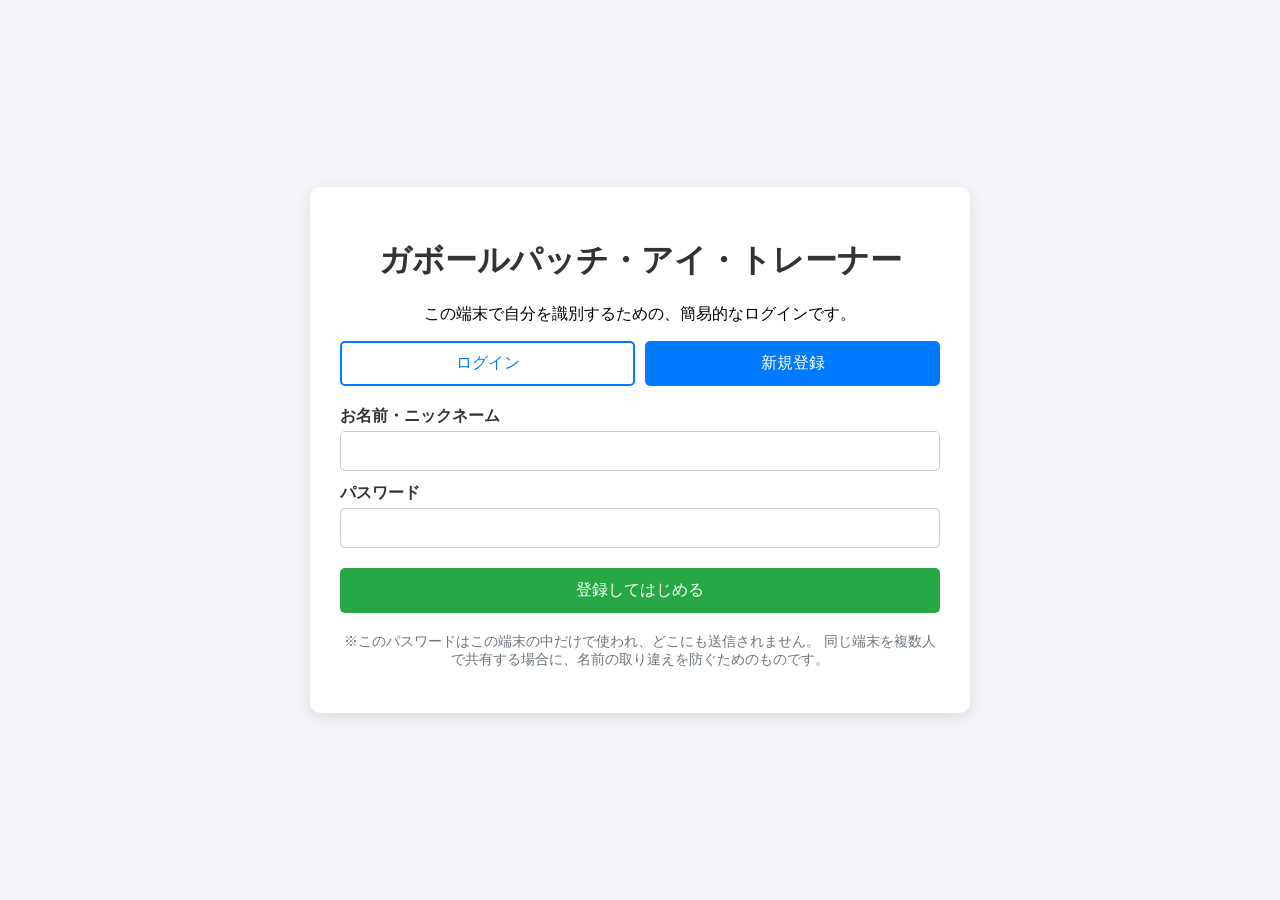
<file: index.html>
<!DOCTYPE html>
<html lang="ja">
<head>
    <meta charset="UTF-8">
    <meta name="viewport" content="width=device-width, initial-scale=1.0">
    <title>ガボールパッチ・アイ・トレーナー</title>
    <link rel="stylesheet" href="style.css">
</head>
<body>
    <div id="container">
        <div class="start-container">
            <h1>ガボールパッチ・アイ・トレーナー</h1>
            
            <div class="game-description">
                <h2>ゲームについて</h2>
                <p>ガボールパッチを使った視力トレーニングゲームです。<br>
                お題の画像と同じパターンが9個の画像の中にあるかどうかを判断してください。</p>
                
                <h3>ゲームの流れ</h3>
                <ul>
                    <li>🎯 <strong>お題の画像</strong>が上部に表示されます</li>
                    <li>🔍 <strong>9個の画像</strong>の中からお題と同じものを探します</li>
                    <li>✅ 同じ画像が<strong>ある場合は「ある！」</strong>をクリック</li>
                    <li>❌ 同じ画像が<strong>ない場合は「ない！」</strong>をクリック</li>
                    <li>⏰ <strong>制限時間5秒</strong>以内に答えてください</li>
                    <li>📝 通常のトレーニングは<strong>10問</strong>で1セット完了です</li>
                </ul>
            </div>

            <!-- モード選択 -->
            <div class="difficulty-selection">
                <h2>🎮 モードを選んで開始</h2>
                <div class="difficulty-cards">
                    <button class="difficulty-card intermediate" onclick="startGame('training')">
                        <h3>▶️ トレーニング</h3>
                        <p>10問・制限時間5秒</p>
                        <p>いつもの練習</p>
                        <div class="start-text">クリックして開始</div>
                    </button>

                    <button class="difficulty-card beginner" onclick="startGame('pre_test')">
                        <h3>📋 事前テスト</h3>
                        <p>30問・休憩なしの1セット</p>
                        <p>トレーニング期間の前に1回</p>
                        <div class="start-text">クリックして開始</div>
                    </button>

                    <button class="difficulty-card advanced" onclick="startGame('post_test')">
                        <h3>🏁 事後テスト</h3>
                        <p>30問・休憩なしの1セット</p>
                        <p>トレーニング期間の後に1回</p>
                        <div class="start-text">クリックして開始</div>
                    </button>
                </div>
            </div>

            <div class="navigation">
                <a href="results.html" class="nav-button">📊 スコア履歴を見る</a>
                <a href="vr-index.html" class="nav-button vr-nav-button">🥽 VR版で挑戦</a>
            </div>
            <p id="current-user-info" style="margin-top:15px; font-size:0.9em; color:#6c757d;"></p>
        </div>
    </div>

    <script src="auth.js"></script>
    <script>
        if (requireLogin()) {
            document.getElementById('current-user-info').innerHTML =
                `${getCurrentUser()} さんとしてプレイ中　<a href="#" onclick="logout(); return false;">ログアウト</a>`;
        }

        function startGame(phase) {
            // 難易度は中級固定。フェーズ（training/pre_test/post_test）だけ選択してもらう
            localStorage.setItem('selectedDifficulty', 'intermediate');
            localStorage.setItem('testPhase', phase);
            // ゲームページに移動
            window.location.href = 'game.html';
        }
    </script>
</body>
</html>
</file>
<file: style.css>
body {
    font-family: 'Arial', sans-serif;
    display: flex;
    justify-content: center;
    align-items: center;
    min-height: 100vh;
    margin: 0;
    background-color: #f4f4f9;
}

#container {
    background: #fff;
    padding: 30px;
    border-radius: 10px;
    box-shadow: 0 4px 15px rgba(0, 0, 0, 0.1);
    text-align: center;
    width: 90%;
    max-width: 600px;
}

h1 {
    color: #333;
}

/* ナビゲーション */
.navigation {
    margin: 20px 0;
    text-align: center;
}

.nav-button {
    padding: 10px 20px;
    margin: 0 10px;
    background-color: #007bff;
    color: white;
    border: none;
    border-radius: 5px;
    cursor: pointer;
    text-decoration: none;
    display: inline-block;
    font-size: 0.9em;
}

.nav-button:hover {
    background-color: #0056b3;
}

.reset-button {
    background-color: #dc3545 !important;
    border: 2px solid #dc3545;
    transition: all 0.3s ease;
}

.vr-nav-button {
    background-color: #6f42c1;
}

.vr-nav-button:hover {
    background-color: #59339d;
}

.reset-button:hover {
    background-color: #c82333 !important;
    border-color: #bd2130;
    transform: translateY(-1px);
    box-shadow: 0 4px 8px rgba(220, 53, 69, 0.3);
}

/* 難易度表示 */
.difficulty-info {
    background: #f0f8ff;
    padding: 10px;
    border-radius: 5px;
    margin: 10px 0;
}

/* 難易度選択カード */
.difficulty-cards {
    display: flex;
    gap: 20px;
    justify-content: center;
    flex-wrap: wrap;
    margin: 20px 0;
}

.difficulty-card {
    background: white;
    border: 3px solid #ddd;
    border-radius: 15px;
    padding: 25px;
    min-width: 180px;
    cursor: pointer;
    transition: all 0.3s ease;
    box-shadow: 0 4px 15px rgba(0,0,0,0.1);
    position: relative;
    /* ボタンとしてのスタイルを追加 */
    font-family: inherit;
    outline: none;
    text-align: center;
}

.difficulty-card:hover {
    transform: translateY(-8px);
    box-shadow: 0 8px 25px rgba(0,0,0,0.2);
}

.difficulty-card:active {
    transform: translateY(-3px);
    box-shadow: 0 4px 15px rgba(0,0,0,0.15);
}

.difficulty-card.beginner {
    border-color: #28a745;
}

.difficulty-card.beginner:hover {
    background-color: #f8fff9;
    border-color: #20c997;
}

.difficulty-card.intermediate {
    border-color: #ffc107;
}

.difficulty-card.intermediate:hover {
    background-color: #fffdf0;
    border-color: #e0a800;
}

.difficulty-card.advanced {
    border-color: #dc3545;
}

.difficulty-card.advanced:hover {
    background-color: #fff5f5;
    border-color: #c82333;
}

.difficulty-card h3 {
    margin: 0 0 10px 0;
    color: #333;
}

.difficulty-card p {
    margin: 5px 0;
    color: #666;
    font-size: 0.9em;
}

.start-text {
    margin-top: 15px;
    padding: 8px 16px;
    background: linear-gradient(135deg, #667eea 0%, #764ba2 100%);
    color: white;
    border-radius: 20px;
    font-weight: bold;
    font-size: 0.9em;
    transition: all 0.3s ease;
}

/* スタート画面 */
.start-container {
    text-align: center;
}

.game-description {
    background: #f8f9fa;
    border: 1px solid #007bff;
    border-radius: 8px;
    padding: 10px;
    margin-bottom: 20px;
    text-align: center;
}

/* 結果ページ */
.stats-grid {
    display: grid;
    grid-template-columns: repeat(auto-fit, minmax(200px, 1fr));
    gap: 15px;
    margin: 20px 0;
}

.stat-card {
    background: #f8f9fa;
    padding: 15px;
    border-radius: 8px;
    text-align: center;
    border: 2px solid #e9ecef;
}

.stat-value {
    font-size: 2em;
    font-weight: bold;
    color: #007bff;
}

.stat-label {
    color: #6c757d;
    margin-top: 5px;
}

.chart-container {
    margin: 20px 0;
    padding: 20px;
    background: white;
    border-radius: 10px;
    box-shadow: 0 2px 10px rgba(0,0,0,0.1);
}

.filter-section {
    margin: 20px 0;
    text-align: center;
}

.filter-section select {
    padding: 8px 12px;
    border: 1px solid #ddd;
    border-radius: 5px;
    margin-left: 10px;
}

.no-data {
    text-align: center;
    padding: 40px;
    background: #f8f9fa;
    border-radius: 10px;
    margin: 20px 0;
}

.start-button {
    background-color: #28a745;
    color: white;
    border: none;
    padding: 15px 30px;
    font-size: 1.2em;
    border-radius: 8px;
    cursor: pointer;
    text-decoration: none;
    display: inline-block;
    margin: 10px;
}

.start-button:hover {
    background-color: #218838;
}

.difficulty-info p {
    margin: 0;
    font-weight: bold;
    color: #007bff;
}

/* カウントダウン表示 */
.countdown-overlay {
    position: fixed;
    top: 0;
    left: 0;
    width: 100%;
    height: 100%;
    background: rgba(0, 0, 0, 0.8);
    display: flex;
    justify-content: center;
    align-items: center;
    z-index: 1000;
}

.countdown-content {
    background: white;
    padding: 50px;
    border-radius: 20px;
    text-align: center;
    box-shadow: 0 10px 30px rgba(0, 0, 0, 0.3);
}

.countdown-content h2 {
    color: #333;
    margin-bottom: 20px;
}

#countdown-number {
    font-size: 120px;
    font-weight: bold;
    color: #007bff;
    margin: 20px 0;
    animation: countdown-pulse 1s ease-in-out;
}

@keyframes countdown-pulse {
    0% { transform: scale(1); opacity: 0.5; }
    50% { transform: scale(1.2); opacity: 1; }
    100% { transform: scale(1); opacity: 0.5; }
}

.countdown-content p {
    color: #666;
    font-size: 18px;
    margin-top: 20px;
}

/* ゲームメインエリア（横並びレイアウト） */
#game-main-area {
    display: flex;
    gap: 30px;
    margin: 20px 0;
    align-items: flex-start;
}

/* お題表示エリア */
#target-area {
    flex: 0 0 250px; /* 固定幅250px */
    text-align: center;
}

#target-area h2 {
    color: #007bff;
    margin-bottom: 15px;
    font-size: 1.5em;
}

/* ガボールパッチ表示エリア */
#gabor-area {
    flex: 1; /* 残りのスペースを使用 */
    display: grid;
    /* 3x3のグリッドで均等に配置 */
    grid-template-columns: repeat(3, 1fr); 
    gap: 10px;
    padding: 20px;
    background-color: #f8f9fa;
    border: 2px solid #dee2e6;
    border-radius: 10px;
}

.gabor-patch {
    width: 100%;
    /* アスペクト比を1:1に保つ */
    aspect-ratio: 1 / 1; 
    /* 画像を完全に覆うためにオブジェクトフィットを使用 */
    object-fit: cover; 
    border-radius: 50%; /* パッチを円形にしたい場合 */
}

/* コントロールパネル */
#control-panel {
    margin-top: 20px;
}

/* お題画像のスタイル */
#target-display {
    margin: 15px 0;
    padding: 15px;
    background-color: #f9f9f9;
    border: 3px solid #007bff;
    border-radius: 10px;
    box-shadow: 0 4px 15px rgba(0, 123, 255, 0.2);
}

.target-image {
    width: 150px;
    height: 150px;
    object-fit: cover;
    border-radius: 50%;
    border: 3px solid #333;
}

#answer-buttons {
    margin: 20px 0;
}

#answer-buttons button {
    display: block;
    width: 100%;
    padding: 12px 20px;
    margin: 8px 0;
    font-size: 1.1em;
    cursor: pointer;
    border: none;
    border-radius: 8px;
    transition: all 0.3s ease;
}

#btn-yes {
    background-color: #4CAF50; /* 緑 */
    color: white;
}

#btn-no {
    background-color: #F44336; /* 赤 */
    color: white;
}

#btn-yes:hover, #btn-no:hover {
    opacity: 0.8;
}

/* レスポンシブデザイン */
@media (max-width: 768px) {
    #game-main-area {
        flex-direction: column;
        gap: 20px;
    }
    
    #target-area {
        flex: none;
        width: 100%;
    }
    
    .target-image {
        width: 120px;
        height: 120px;
    }
    
    #answer-buttons {
        display: flex;
        gap: 10px;
    }
    
    #answer-buttons button {
        flex: 1;
        margin: 0;
    }
}

/* 結果表示 */
.hidden {
    display: none;
}

#feedback {
    margin-top: 10px;
    font-weight: bold;
    min-height: 20px; /* 一時的なメッセージ表示用に高さを確保 */
}

/* タイマー表示 */
#time-remaining {
    color: #ff4444;
    font-weight: bold;
    font-size: 1.2em;
}

/* 評価表示 */
.grade {
    font-size: 2em;
    font-weight: bold;
    margin: 15px 0;
}

.grade-A { color: #4CAF50; } /* 緑 */
.grade-B { color: #8BC34A; } /* 薄緑 */
.grade-C { color: #FFC107; } /* 黄 */
.grade-D { color: #FF9800; } /* オレンジ */
.grade-E { color: #F44336; } /* 赤 */
</file>
